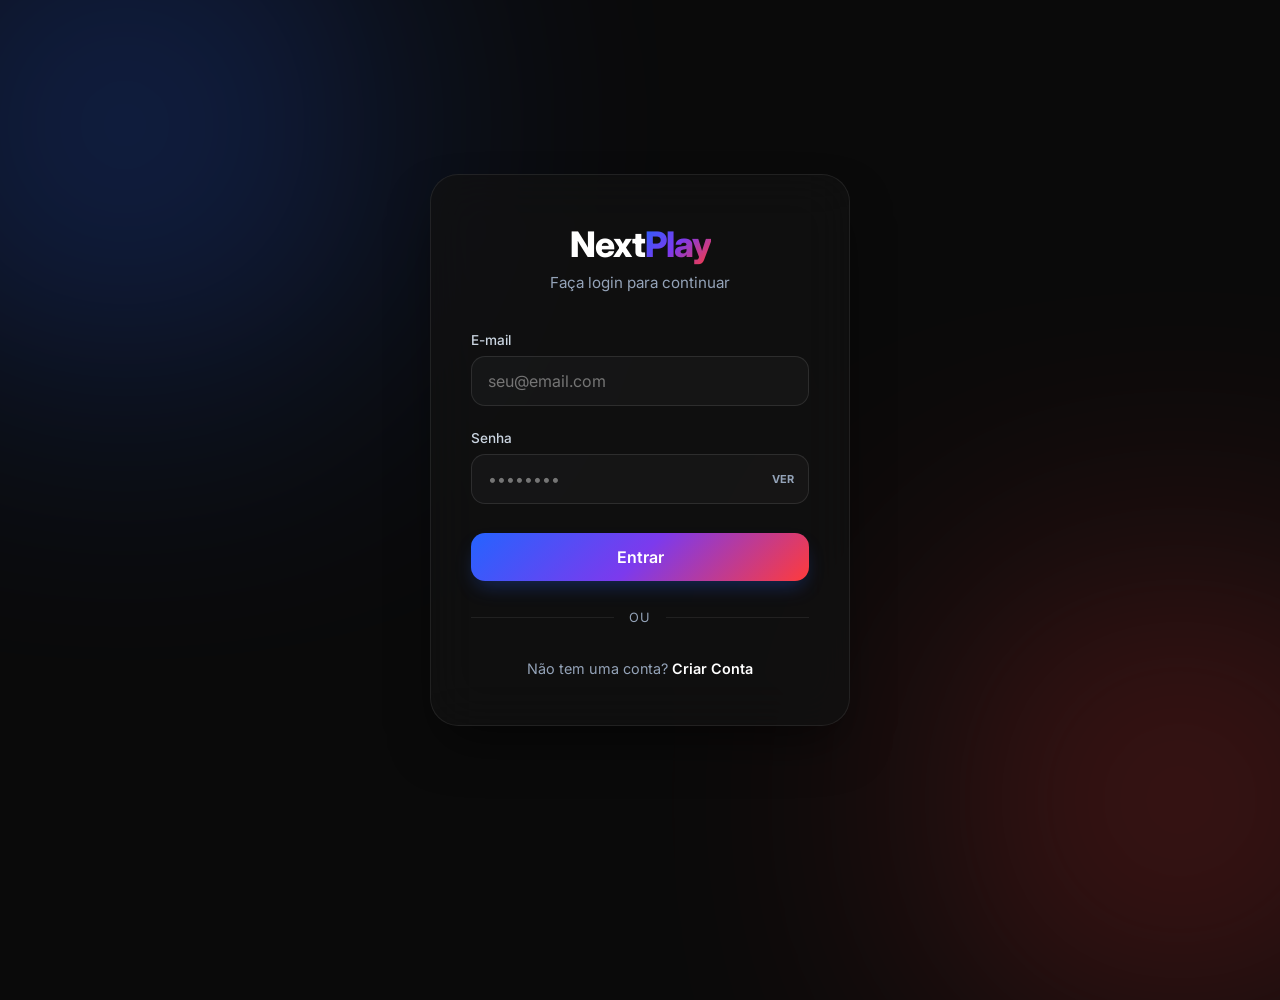
<file: nextplay/index.html>
<!DOCTYPE html>
<html lang="pt-BR">
<head>
    <meta charset="UTF-8">
    <meta name="viewport" content="width=device-width, initial-scale=1.0">
    <title>NextPlay | Premium Access</title>
    <!-- Google Fonts -->
    <link rel="preconnect" href="https://fonts.googleapis.com">
    <link rel="preconnect" href="https://fonts.gstatic.com" crossorigin>
    <link href="https://fonts.googleapis.com/css2?family=Inter:wght@300;400;500;600;700;800&display=swap" rel="stylesheet">
    <link rel="stylesheet" href="style.css">
</head>
<body>

    <div class="bg-shapes">
        <div class="shape shape-blue"></div>
        <div class="shape shape-red"></div>
    </div>

    <main class="login-container">
        <div class="login-card">
            <header class="header">
                <h1 class="logo">Next<span>Play</span></h1>
                <p class="subtitle" id="form-subtitle">Faça login para continuar</p>
            </header>

            <div class="forms-wrapper">
                
                <!-- ESTADO: LOGIN -->
                <section id="login-state" class="state-active">
                    <form id="loginForm">
                        <div class="form-group">
                            <label for="login-email">E-mail</label>
                            <input type="email" id="login-email" class="form-control" placeholder="seu@email.com" required>
                        </div>
                        <div class="form-group">
                            <label for="login-pass">Senha</label>
                            <div class="input-wrapper">
                                <input type="password" id="login-pass" class="form-control password-input" placeholder="••••••••" required>
                                <button type="button" class="toggle-password">Ver</button>
                            </div>
                        </div>
                        <button type="submit" class="btn btn-primary">
                            <span class="btn-text">Entrar</span>
                            <div class="loader"></div>
                        </button>
                    </form>

                    <div class="divider"><span>ou</span></div>

                    <p class="footer-text">
                        Não tem uma conta? <a href="javascript:void(0)" id="go-to-signup">Criar Conta</a>
                    </p>
                </section>

                <!-- ESTADO: CRIAR CONTA -->
                <section id="signup-state" class="state-hidden">
                    <form id="signupForm">
                        <div class="form-group">
                            <label for="reg-email">E-mail</label>
                            <input type="email" id="reg-email" class="form-control" placeholder="seu@email.com" required>
                        </div>
                        <div class="form-group">
                            <label for="reg-pass">Senha</label>
                            <div class="input-wrapper">
                                <input type="password" id="reg-pass" class="form-control password-input" placeholder="Mínimo 8 caracteres" required>
                                <button type="button" class="toggle-password">Ver</button>
                            </div>
                        </div>
                        <button type="submit" class="btn btn-primary">
                            <span class="btn-text">Cadastrar</span>
                            <div class="loader"></div>
                        </button>
                    </form>

                    <p class="footer-text">
                        Já possui conta? <a href="javascript:void(0)" id="go-to-login">Fazer Login</a>
                    </p>
                </section>

            </div>
        </div>
    </main>

    <script src="script.js"></script>
</body>
</html>
</file>
<file: nextplay/style.css>
/* Definições de Design System */
:root {
    --bg-color: #0A0A0A;
    --card-bg: rgba(18, 18, 18, 0.7);
    --card-border: rgba(255, 255, 255, 0.08);
    --primary-blue: #2563FF;
    --primary-red: #FF3B3B;
    --gradient-brand: linear-gradient(135deg, var(--primary-blue) 0%, #7c3aed 50%, var(--primary-red) 100%);
    --text-main: #FFFFFF;
    --text-muted: #94A3B8;
    --input-bg: rgba(255, 255, 255, 0.03);
    --input-border: rgba(255, 255, 255, 0.1);
    --focus-ring: rgba(37, 99, 255, 0.2);
    --transition: all 0.25s cubic-bezier(0.4, 0, 0.2, 1);
}

* {
    margin: 0;
    padding: 0;
    box-sizing: border-box;
    font-family: 'Inter', sans-serif;
}

body {
    background-color: var(--bg-color);
    color: var(--text-main);
    min-height: 100vh;
    display: flex;
    align-items: center;
    justify-content: center;
    overflow: hidden;
}

/* Background Shapes */
.bg-shapes {
    position: absolute;
    width: 100%;
    height: 100%;
    z-index: -1;
}

.shape {
    position: absolute;
    filter: blur(140px);
    opacity: 0.35;
    border-radius: 50%;
    animation: float 12s infinite alternate ease-in-out;
}

.shape-blue {
    background: var(--primary-blue);
    width: 450px;
    height: 450px;
    top: -100px;
    left: -100px;
}

.shape-red {
    background: var(--primary-red);
    width: 400px;
    height: 400px;
    bottom: -100px;
    right: -100px;
    animation-delay: -6s;
}

@keyframes float {
    0% { transform: translate(0, 0) scale(1); }
    100% { transform: translate(40px, 60px) scale(1.1); }
}

/* Login Card */
.login-container {
    width: 100%;
    max-width: 460px;
    padding: 20px;
}

.login-card {
    background: var(--card-bg);
    backdrop-filter: blur(25px);
    -webkit-backdrop-filter: blur(25px);
    border: 1px solid var(--card-border);
    border-radius: 28px;
    padding: 3rem 2.5rem;
    box-shadow: 0 25px 50px -12px rgba(0, 0, 0, 0.5);
}

/* Header & Logo */
.header {
    text-align: center;
    margin-bottom: 2.5rem;
}

.logo {
    font-size: 2.2rem;
    font-weight: 800;
    letter-spacing: -1px;
}

.logo span {
    background: var(--gradient-brand);
    -webkit-background-clip: text;
    -webkit-text-fill-color: transparent;
    background-clip: text;
}

.subtitle {
    color: var(--text-muted);
    font-size: 0.95rem;
    margin-top: 8px;
}

/* Form Styling */
.form-group {
    margin-bottom: 1.5rem;
    position: relative;
}

.form-group label {
    display: block;
    font-size: 0.85rem;
    font-weight: 500;
    color: #CBD5E1;
    margin-bottom: 8px;
}

.form-control {
    width: 100%;
    background: var(--input-bg);
    border: 1px solid var(--input-border);
    border-radius: 14px;
    padding: 14px 16px;
    color: white;
    font-size: 1rem;
    outline: none;
    transition: var(--transition);
}

.form-control:focus {
    border-color: var(--primary-blue);
    background: rgba(255, 255, 255, 0.06);
    box-shadow: 0 0 0 4px var(--focus-ring);
}

.forgot-password {
    position: absolute;
    right: 0;
    top: 0;
    font-size: 0.8rem;
    color: var(--primary-blue);
    text-decoration: none;
    font-weight: 600;
}

/* Buttons */
.btn {
    width: 100%;
    padding: 14px;
    border-radius: 14px;
    font-size: 1rem;
    font-weight: 600;
    border: none;
    cursor: pointer;
    display: flex;
    align-items: center;
    justify-content: center;
    gap: 12px;
    transition: var(--transition);
}

.btn-primary {
    background: var(--gradient-brand);
    color: white;
    margin-top: 1.8rem;
    box-shadow: 0 10px 20px -5px rgba(37, 99, 255, 0.3);
}

.btn-primary:hover {
    transform: translateY(-2px);
    filter: brightness(1.1);
}

.btn-google {
    background: transparent;
    color: white;
    border: 1px solid var(--input-border);
    margin-top: 1.2rem;
}

.btn-google:hover {
    background: rgba(255, 255, 255, 0.05);
    border-color: var(--text-muted);
}

.btn-google svg {
    width: 20px;
}

/* Divider */
.divider {
    display: flex;
    align-items: center;
    margin: 1.8rem 0;
    color: var(--text-muted);
    font-size: 0.8rem;
    text-transform: uppercase;
    letter-spacing: 1px;
}

.divider::before, .divider::after {
    content: '';
    flex: 1;
    border-bottom: 1px solid var(--card-border);
}

.divider span {
    padding: 0 15px;
}

/* Footer Text */
.footer-text {
    text-align: center;
    margin-top: 2.2rem;
    font-size: 0.9rem;
    color: var(--text-muted);
}

.footer-text a {
    color: white;
    text-decoration: none;
    font-weight: 600;
}

.footer-text a:hover {
    color: var(--primary-blue);
}

/* Loading State */
.loader {
    display: none;
    width: 20px;
    height: 20px;
    border: 2px solid rgba(255, 255, 255, 0.3);
    border-radius: 50%;
    border-top-color: #fff;
    animation: spin 0.8s linear infinite;
}

@keyframes spin {
    to { transform: rotate(360deg); }
}

.is-loading .btn-text { display: none; }
.is-loading .loader { display: block; }
.is-loading { pointer-events: none; opacity: 0.8; }

/* Mobile */
@media (max-width: 480px) {
    .login-card {
        padding: 2.5rem 1.5rem;
        background: rgba(18, 18, 18, 0.9);
    }
}

/* Controle de exibição e animação de slide */
.state-hidden {
    display: none;
    opacity: 0;
    transform: translateY(-30px);
}

.state-active {
    display: block;
    animation: slideDown 0.5s forwards cubic-bezier(0.16, 1, 0.3, 1);
}

@keyframes slideDown {
    from { opacity: 0; transform: translateY(-30px); }
    to { opacity: 1; transform: translateY(0); }
}

/* Estilo do botão 'Ver' dentro do input */
.input-wrapper {
    position: relative;
    display: flex;
    align-items: center;
}

.toggle-password {
    position: absolute;
    right: 15px;
    background: none;
    border: none;
    color: #94A3B8;
    cursor: pointer;
    font-size: 11px;
    font-weight: 700;
    text-transform: uppercase;
    transition: 0.2s;
}

/* 1. O wrapper agora garante que os forms fiquem um em cima do outro */
.forms-wrapper {
    display: grid;
    grid-template-columns: 1fr;
    align-items: start;
    position: relative;
}

/* 2. Configuração base para os estados (Login e Signup) */
section {
    grid-area: 1 / 1; /* Ambos ocupam a mesma célula do grid */
    transition: opacity 0.5s ease, transform 0.6s cubic-bezier(0.16, 1, 0.3, 1), visibility 0.5s;
}

/* 3. Estado Escondido (Empurrado para cima e invisível) */
.state-hidden {
    opacity: 0;
    visibility: hidden;
    transform: translateY(-20px);
    pointer-events: none; /* Garante que não dê pra clicar no que está invisível */
}

/* 4. Estado Ativo (No lugar e visível) */
.state-active {
    opacity: 1;
    visibility: visible;
    transform: translateY(0);
    pointer-events: all;
}
</file>
